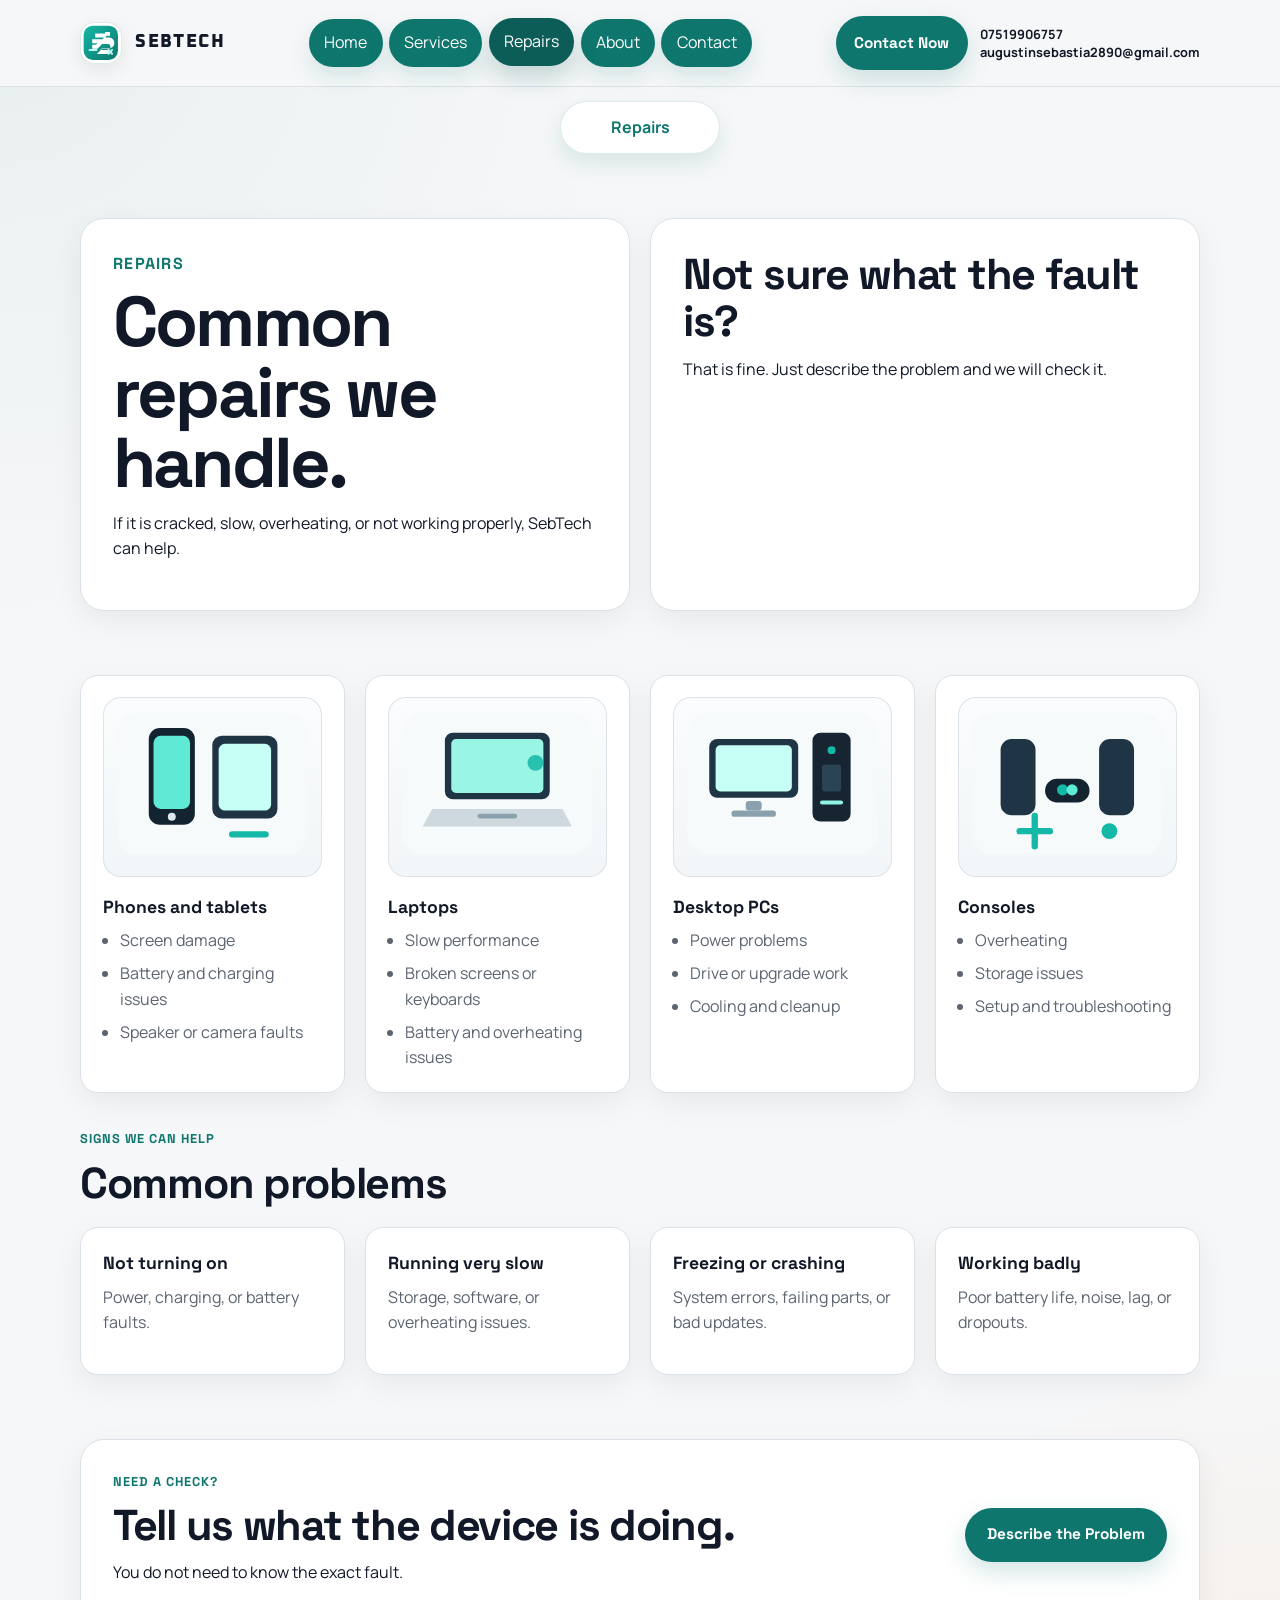
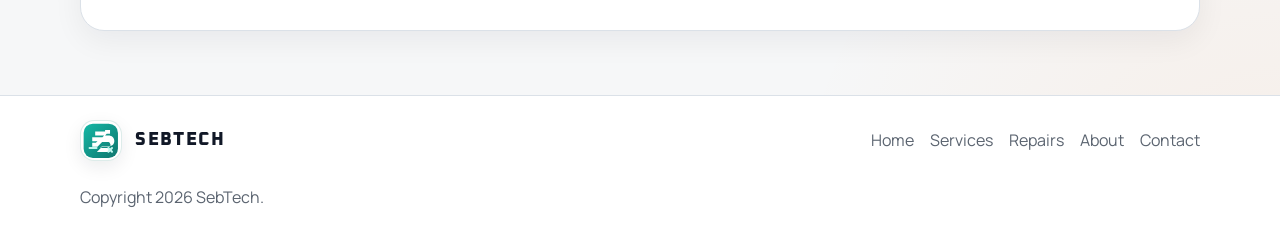
<file: repairs.html>
<!DOCTYPE html>
<html lang="en">
<head>
  <meta charset="UTF-8">
  <meta name="viewport" content="width=device-width, initial-scale=1.0">
  <title>Repairs | SebTech</title>
  <meta name="description" content="See the main device repairs SebTech can help with.">
  <link rel="preconnect" href="https://fonts.googleapis.com">
  <link rel="preconnect" href="https://fonts.gstatic.com" crossorigin>
  <link href="https://fonts.googleapis.com/css2?family=Manrope:wght@400;500;600;700;800&family=Oxanium:wght@600;700;800&family=Space+Grotesk:wght@500;700&display=swap" rel="stylesheet">
  <link rel="stylesheet" href="./styles.css">
</head>
<body data-page="repairs">
  <header class="site-header">
    <div class="container header-row">
      <a class="brand" href="index.html" aria-label="SebTech home">
        <span class="brand-mark" aria-hidden="true"></span>
        <span class="brand-text">
          <strong>SebTech</strong>
        </span>
      </a>

      <button class="nav-toggle" type="button" aria-expanded="false" aria-label="Toggle navigation">
        <span></span>
        <span></span>
      </button>

      <nav class="site-nav" aria-label="Main navigation">
        <a href="index.html">Home</a>
        <a href="services.html">Services</a>
        <a href="repairs.html">Repairs</a>
        <a href="about.html">About</a>
        <a href="contact.html">Contact</a>
      </nav>

      <div class="header-actions hide-mobile">
        <a class="button button-small button-solid" href="contact.html#book">Contact Now</a>
        <a class="header-contact-inline" href="contact.html#book">
          <span>07519906757</span>
          <span>augustinsebastia2890@gmail.com</span>
        </a>
      </div>
    </div>
  </header>

  <main>
    <section class="page-hero">
      <div class="container page-hero-grid">
        <div class="page-copy reveal">
          <p class="eyebrow">Repairs</p>
          <h1>Common repairs we handle.</h1>
          <p>If it is cracked, slow, overheating, or not working properly, SebTech can help.</p>
        </div>
        <div class="hero-side-card reveal">
          <h2>Not sure what the fault is?</h2>
          <p>That is fine. Just describe the problem and we will check it.</p>
        </div>
      </div>
    </section>

    <section class="section">
      <div class="container repair-grid">
        <article class="repair-card reveal">
          <figure class="repair-media" data-device="phone"></figure>
          <h3>Phones and tablets</h3>
          <ul class="bullet-list">
            <li>Screen damage</li>
            <li>Battery and charging issues</li>
            <li>Speaker or camera faults</li>
          </ul>
        </article>
        <article class="repair-card reveal">
          <figure class="repair-media" data-device="laptop"></figure>
          <h3>Laptops</h3>
          <ul class="bullet-list">
            <li>Slow performance</li>
            <li>Broken screens or keyboards</li>
            <li>Battery and overheating issues</li>
          </ul>
        </article>
        <article class="repair-card reveal">
          <figure class="repair-media" data-device="desktop"></figure>
          <h3>Desktop PCs</h3>
          <ul class="bullet-list">
            <li>Power problems</li>
            <li>Drive or upgrade work</li>
            <li>Cooling and cleanup</li>
          </ul>
        </article>
        <article class="repair-card reveal">
          <figure class="repair-media" data-device="console"></figure>
          <h3>Consoles</h3>
          <ul class="bullet-list">
            <li>Overheating</li>
            <li>Storage issues</li>
            <li>Setup and troubleshooting</li>
          </ul>
        </article>
      </div>
    </section>

    <section class="section section-alt">
      <div class="container">
        <div class="section-heading reveal">
          <p class="eyebrow">Signs We Can Help</p>
          <h2>Common problems</h2>
        </div>

        <div class="card-grid three-up">
          <article class="info-card reveal">
            <h3>Not turning on</h3>
            <p>Power, charging, or battery faults.</p>
          </article>
          <article class="info-card reveal">
            <h3>Running very slow</h3>
            <p>Storage, software, or overheating issues.</p>
          </article>
          <article class="info-card reveal">
            <h3>Freezing or crashing</h3>
            <p>System errors, failing parts, or bad updates.</p>
          </article>
          <article class="info-card reveal">
            <h3>Working badly</h3>
            <p>Poor battery life, noise, lag, or dropouts.</p>
          </article>
        </div>
      </div>
    </section>

    <section class="section cta-section">
      <div class="container cta-card reveal">
        <div>
          <p class="eyebrow">Need A Check?</p>
          <h2>Tell us what the device is doing.</h2>
          <p>You do not need to know the exact fault.</p>
        </div>
        <a class="button button-solid" href="contact.html#book">Describe the Problem</a>
      </div>
    </section>
  </main>

  <footer class="site-footer">
    <div class="container footer-simple">
      <a class="brand footer-brand" href="index.html">
        <span class="brand-mark" aria-hidden="true"></span>
        <span class="brand-text">
          <strong>SebTech</strong>
        </span>
      </a>

      <nav class="footer-nav" aria-label="Footer navigation">
        <a href="index.html">Home</a>
        <a href="services.html">Services</a>
        <a href="repairs.html">Repairs</a>
        <a href="about.html">About</a>
        <a href="contact.html">Contact</a>
      </nav>
    </div>
    <div class="container footer-bottom">
      <p>Copyright <span class="year"></span> SebTech.</p>
    </div>
  </footer>

  <script src="./script.js"></script>
</body>
</html>
</file>
<file: styles.css>
*,
*::before,
*::after {
  box-sizing: border-box;
}

:root {
  --bg: #f6f7f8;
  --surface: #ffffff;
  --surface-soft: #f1f5f9;
  --text: #111827;
  --muted: #5b6470;
  --line: #dbe1e8;
  --brand: #0f766e;
  --brand-soft: #e6f4f2;
  --accent: #ff7a18;
  --shadow: 0 10px 30px rgba(15, 23, 42, 0.06);
  --radius-lg: 24px;
  --radius-md: 18px;
  --radius-sm: 12px;
  --container: 1120px;
  --scroll-progress: 0;
}

html {
  scroll-behavior: smooth;
}

body {
  margin: 0;
  font-family: "Manrope", "Segoe UI", sans-serif;
  color: var(--text);
  background:
    radial-gradient(circle at top left, rgba(15, 118, 110, 0.06), transparent 28%),
    radial-gradient(circle at bottom right, rgba(255, 122, 24, 0.08), transparent 22%),
    var(--bg);
  line-height: 1.6;
}

.scroll-progress {
  position: fixed;
  inset: 0 auto auto 0;
  width: calc(var(--scroll-progress) * 100%);
  height: 3px;
  background: linear-gradient(90deg, var(--brand), var(--accent));
  z-index: 20;
  box-shadow: 0 0 18px rgba(15, 118, 110, 0.25);
}

a {
  color: inherit;
  text-decoration: none;
}

img {
  max-width: 100%;
  display: block;
}

p,
h1,
h2,
h3,
ul {
  margin-top: 0;
}

.container {
  width: min(var(--container), calc(100% - 2rem));
  margin: 0 auto;
}

.site-header {
  position: sticky;
  top: 0;
  z-index: 10;
  background: rgba(246, 247, 248, 0.95);
  backdrop-filter: blur(12px);
  border-bottom: 1px solid rgba(219, 225, 232, 0.9);
}

.header-row {
  display: grid;
  grid-template-columns: auto minmax(0, 1fr) auto;
  align-items: center;
  gap: 1.25rem;
  padding: 1rem 0;
}

.brand {
  display: inline-flex;
  align-items: center;
  gap: 0.85rem;
}

.brand-mark {
  width: 2.6rem;
  height: 2.6rem;
  display: grid;
  place-items: center;
  border-radius: 0.9rem;
  background: #fff;
  border: 1px solid rgba(15, 118, 110, 0.14);
  overflow: hidden;
  box-shadow: 0 6px 18px rgba(15, 23, 42, 0.08);
}

.brand-mark img {
  width: 100%;
  height: 100%;
  object-fit: cover;
  display: block;
}

.brand-text {
  display: flex;
  align-items: center;
  line-height: 1;
}

.brand-text strong,
h1,
h2,
h3,
.button,
.eyebrow,
.nav-toggle {
  font-family: "Space Grotesk", "Segoe UI", sans-serif;
}

.brand-text strong {
  font-family: "Oxanium", "Space Grotesk", "Segoe UI", sans-serif;
  font-size: 1.12rem;
  font-weight: 800;
  letter-spacing: 0.08em;
  text-transform: uppercase;
}

.site-nav {
  display: flex;
  justify-content: center;
  gap: 0.4rem;
  flex-wrap: wrap;
}

.footer-nav a {
  color: var(--muted);
  transition: color 180ms ease, background-color 180ms ease;
}

.site-nav a {
  display: inline-flex;
  align-items: center;
  justify-content: center;
  min-height: 2.75rem;
  padding: 0.7rem 0.95rem;
  border-radius: 999px;
  background: var(--brand);
  color: #fff;
  box-shadow: 0 10px 22px rgba(15, 118, 110, 0.14);
  transition: transform 180ms ease, box-shadow 180ms ease, background-color 180ms ease;
}

.site-nav a:hover,
.site-nav a:focus-visible,
.site-nav a[aria-current="page"] {
  color: #fff;
  background: #0c5d57;
  transform: translateY(-1px);
}

.site-nav a[aria-current="page"] {
  box-shadow: 0 12px 24px rgba(12, 93, 87, 0.22);
}

.header-actions {
  display: flex;
  align-items: center;
  gap: 0.75rem;
}

.header-contact-inline {
  display: flex;
  flex-direction: column;
  gap: 0.12rem;
}

.header-contact-inline {
  color: var(--text);
  font-size: 0.8rem;
  font-weight: 700;
  line-height: 1.25;
}

.header-contact-inline:hover,
.header-contact-inline:focus-visible {
  color: var(--brand);
}

.page-strip {
  padding: 0.9rem 0 0;
}

.page-switcher {
  display: flex;
  justify-content: center;
}

.page-current {
  min-height: 3rem;
  border-radius: 999px;
  box-shadow: 0 10px 22px rgba(15, 118, 110, 0.12);
}

.page-current {
  display: grid;
  place-items: center;
  min-width: 10rem;
  padding: 0.8rem 1.2rem;
  background: #fff;
  border: 1px solid rgba(15, 118, 110, 0.14);
  color: var(--brand);
  font-weight: 700;
}

.button {
  display: inline-flex;
  align-items: center;
  justify-content: center;
  min-height: 3.1rem;
  padding: 0.85rem 1.3rem;
  border-radius: 999px;
  border: 1px solid transparent;
  font-size: 0.96rem;
  font-weight: 700;
  position: relative;
  overflow: hidden;
  transition: transform 180ms ease, box-shadow 180ms ease, border-color 180ms ease, background-color 180ms ease;
}

.button::after {
  content: "";
  position: absolute;
  inset: 0;
  background: linear-gradient(120deg, transparent 25%, rgba(255, 255, 255, 0.34) 50%, transparent 75%);
  transform: translateX(-150%);
  transition: transform 520ms ease;
}

.button:hover,
.button:focus-visible {
  transform: translateY(-1px);
}

.button:hover::after,
.button:focus-visible::after {
  transform: translateX(150%);
}

.button-solid {
  background: var(--brand);
  color: #fff;
  box-shadow: 0 10px 24px rgba(15, 118, 110, 0.18);
}

.button-outline {
  background: var(--surface);
  color: var(--text);
  border-color: var(--line);
}

.button-small {
  min-height: 2.75rem;
  padding-inline: 1.1rem;
}

.button-row {
  display: flex;
  flex-wrap: wrap;
  gap: 0.85rem;
  margin: 1.5rem 0;
}

.button-row.center {
  justify-content: center;
}

.hero,
.page-hero {
  padding: 4rem 0 2rem;
}

.hero-grid,
.page-hero-grid,
.split-layout,
.contact-grid,
.card-grid,
.metric-grid,
.step-grid,
.repair-grid {
  display: grid;
  gap: 1.25rem;
}

.hero-grid,
.page-hero-grid,
.contact-grid,
.split-layout {
  grid-template-columns: repeat(2, minmax(0, 1fr));
}

.card-grid.three-up {
  grid-template-columns: repeat(auto-fit, minmax(220px, 1fr));
}

.metric-grid {
  grid-template-columns: repeat(auto-fit, minmax(150px, 1fr));
}

.step-grid {
  grid-template-columns: repeat(auto-fit, minmax(220px, 1fr));
}

.repair-grid {
  grid-template-columns: repeat(auto-fit, minmax(240px, 1fr));
}

.hero-copy,
.hero-panel,
.page-copy,
.hero-side-card,
.info-card,
.metric-card,
.step-card,
.repair-card,
.contact-card,
.booking-panel,
.callout,
.cta-card {
  background: var(--surface);
  border: 1px solid var(--line);
  border-radius: var(--radius-lg);
  box-shadow: var(--shadow);
}

.hero-copy,
.hero-panel,
.page-copy,
.hero-side-card,
.booking-panel {
  padding: 2rem;
}

.hero-copy {
  border-top: 4px solid var(--brand);
}

.hero-panel h2,
.hero-side-card h2,
.page-copy h1 {
  margin-bottom: 0.75rem;
}

.page-copy-wide {
  grid-column: 1 / -1;
  max-width: 46rem;
}

.quick-list {
  list-style: none;
  padding: 0;
  margin: 0;
  display: flex;
  flex-wrap: wrap;
  gap: 0.65rem;
}

.quick-list li {
  padding: 0.55rem 0.8rem;
  background: var(--surface-soft);
  border-radius: 999px;
  color: var(--text);
  font-size: 0.92rem;
  font-weight: 600;
  animation: chipFloat 5s ease-in-out infinite;
}

.quick-list li:nth-child(2) {
  animation-delay: 0.5s;
}

.quick-list li:nth-child(3) {
  animation-delay: 1s;
}

.quick-list li:nth-child(4) {
  animation-delay: 1.5s;
}

.section {
  padding: 2rem 0;
}

.section-alt {
  padding-top: 0;
}

.section-heading {
  max-width: 42rem;
  margin-bottom: 1.25rem;
}

.section-heading p:last-child,
.hero-text,
.metric-card span,
.info-card p,
.step-card p,
.repair-card li,
.contact-card p,
.form-note,
.callout span,
.footer-bottom p {
  color: var(--muted);
}

.form-note.is-success {
  color: var(--brand);
  font-weight: 700;
}

.eyebrow {
  display: inline-block;
  margin-bottom: 0.65rem;
  font-size: 0.8rem;
  font-weight: 700;
  letter-spacing: 0.08em;
  text-transform: uppercase;
  color: var(--brand);
}

h1 {
  font-size: clamp(2.5rem, 6vw, 4.4rem);
  line-height: 1;
  letter-spacing: -0.04em;
  margin-bottom: 0.9rem;
}

h2 {
  font-size: clamp(1.9rem, 4vw, 2.7rem);
  line-height: 1.08;
  letter-spacing: -0.03em;
  margin-bottom: 0.7rem;
}

h3 {
  font-size: 1.1rem;
  margin-bottom: 0.45rem;
}

.hero-text,
.page-copy p,
.hero-side-card p {
  font-size: 1rem;
}

.interactive-card {
  position: relative;
  overflow: hidden;
  isolation: isolate;
  transition: transform 220ms ease, box-shadow 220ms ease, border-color 220ms ease;
}

.interactive-card > * {
  position: relative;
  z-index: 1;
}

.interactive-card:hover,
.interactive-card:focus-within {
  transform: translateY(-6px);
  box-shadow: 0 20px 40px rgba(15, 23, 42, 0.1);
  border-color: rgba(15, 118, 110, 0.2);
}

.info-card,
.metric-card,
.step-card,
.repair-card,
.contact-card {
  padding: 1.35rem;
  border-radius: var(--radius-md);
}

.metric-card strong {
  display: block;
  margin-bottom: 0.35rem;
  font-size: 1rem;
}

.stacked-cards,
.contact-details {
  display: grid;
  gap: 1rem;
}

.step-card span {
  display: inline-grid;
  place-items: center;
  width: 2.25rem;
  height: 2.25rem;
  margin-bottom: 0.9rem;
  border-radius: 999px;
  background: var(--brand-soft);
  color: var(--brand);
  font-weight: 700;
}

.bullet-list {
  margin: 0;
  padding-left: 1.1rem;
  display: grid;
  gap: 0.45rem;
}

.repair-media {
  margin: 0 0 1rem;
  padding: 0.85rem;
  border-radius: var(--radius-md);
  background: linear-gradient(180deg, #fafcfd, #f2f6f8);
  border: 1px solid rgba(219, 225, 232, 0.9);
}

.repair-media img {
  width: 100%;
  aspect-ratio: 1 / 1;
  object-fit: contain;
}

.location-grid {
  display: grid;
  grid-template-columns: 1.2fr 0.8fr;
  gap: 1.25rem;
}

.map-card,
.location-card {
  background: var(--surface);
  border: 1px solid var(--line);
  border-radius: var(--radius-lg);
  box-shadow: var(--shadow);
}

.map-card {
  overflow: hidden;
  min-height: 24rem;
}

.map-frame {
  width: 100%;
  height: 100%;
  min-height: 24rem;
  border: 0;
}

.location-card {
  padding: 1.75rem;
}

.location-card p {
  color: var(--muted);
}

.location-card strong {
  color: var(--text);
}

.contact-section {
  padding-top: 0;
}

.callout {
  display: flex;
  gap: 0.65rem;
  align-items: start;
  padding: 1rem 1.1rem;
  border-radius: var(--radius-md);
  background: #fff8f2;
  border-color: #f4d8be;
}

.booking-panel {
  background: var(--surface);
}

form {
  display: grid;
  gap: 1rem;
}

.conditional-field[hidden] {
  display: none !important;
}

.field-row {
  display: grid;
  grid-template-columns: repeat(2, minmax(0, 1fr));
  gap: 1rem;
}

label {
  display: grid;
  gap: 0.45rem;
  font-weight: 700;
}

input,
select,
textarea {
  width: 100%;
  border: 1px solid var(--line);
  border-radius: var(--radius-sm);
  padding: 0.9rem 1rem;
  background: #fff;
  font: inherit;
  color: var(--text);
}

input:focus,
select:focus,
textarea:focus {
  outline: 2px solid rgba(15, 118, 110, 0.12);
  border-color: var(--brand);
}

.cta-section {
  padding-bottom: 4rem;
}

.cta-card {
  display: flex;
  align-items: center;
  justify-content: space-between;
  gap: 1rem;
  padding: 1.75rem 2rem;
  background: var(--surface);
}

.narrow {
  max-width: 42rem;
  text-align: center;
}

.page-hero-center {
  padding-bottom: 4rem;
}

.site-footer {
  border-top: 1px solid var(--line);
  background: #fff;
}

.footer-simple {
  display: flex;
  justify-content: space-between;
  align-items: center;
  gap: 1rem;
  padding: 1.5rem 0;
}

.footer-nav {
  display: flex;
  flex-wrap: wrap;
  justify-content: flex-end;
  gap: 1rem;
}

.footer-nav a:hover,
.footer-nav a:focus-visible {
  color: var(--text);
}

.footer-bottom {
  padding: 0 0 1.5rem;
}

.nav-toggle {
  display: none;
  width: 3rem;
  height: 3rem;
  border: 1px solid var(--line);
  border-radius: 0.9rem;
  background: var(--surface);
  padding: 0;
  place-items: center;
  cursor: pointer;
}

.nav-toggle span {
  display: block;
  width: 1.1rem;
  height: 2px;
  margin: 0.16rem auto;
  background: var(--text);
  transition: transform 180ms ease, opacity 180ms ease;
}

.hide-mobile {
  display: inline-flex;
}

.reveal {
  opacity: 0;
  transform: translateY(16px);
  transition: opacity 450ms ease, transform 450ms ease;
}

.reveal.is-visible {
  opacity: 1;
  transform: translateY(0);
}

@keyframes chipFloat {
  0%,
  100% {
    transform: translateY(0);
  }
  50% {
    transform: translateY(-4px);
  }
}

@media (prefers-reduced-motion: reduce) {
  html {
    scroll-behavior: auto;
  }

  *,
  *::before,
  *::after {
    animation: none !important;
    transition: none !important;
  }

  .reveal {
    opacity: 1;
    transform: none;
  }

  .quick-list li,
  .hero-copy,
  .hero-panel,
  .page-copy,
  .hero-side-card {
    animation: none !important;
  }
}

@media (max-width: 980px) {
  body {
    overflow-x: hidden;
  }

  .container {
    width: min(var(--container), calc(100% - 1.5rem));
  }

  .hero-grid,
  .page-hero-grid,
  .split-layout,
  .contact-grid,
  .location-grid {
    grid-template-columns: 1fr;
  }

  .hero-grid > *,
  .page-hero-grid > *,
  .split-layout > *,
  .contact-grid > * {
    min-width: 0;
  }

  .header-row {
    grid-template-columns: minmax(0, 1fr) auto;
    justify-content: space-between;
    row-gap: 0.85rem;
  }

  .brand {
    min-width: 0;
  }

  .nav-toggle {
    display: grid;
  }

  .site-nav {
    grid-column: 1 / -1;
    display: none;
    flex-direction: column;
    align-items: stretch;
    gap: 0.55rem;
    padding: 0.7rem;
    margin-top: 0.25rem;
    background: rgba(255, 255, 255, 0.95);
    border: 1px solid rgba(15, 118, 110, 0.14);
    border-radius: 1.25rem;
    box-shadow: 0 18px 35px rgba(15, 23, 42, 0.08);
  }

  .site-nav a {
    width: 100%;
    min-height: 3rem;
    min-width: 0;
  }

  body.nav-open .site-nav {
    display: flex;
  }

  body.nav-open .nav-toggle span:first-child {
    transform: translateY(5px) rotate(45deg);
  }

  body.nav-open .nav-toggle span:last-child {
    transform: translateY(-5px) rotate(-45deg);
  }

  .hide-mobile {
    display: none;
  }

  .footer-simple,
  .cta-card {
    flex-direction: column;
    align-items: flex-start;
  }

  .footer-nav {
    justify-content: flex-start;
  }

  .cta-card {
    padding: 1.5rem;
  }
}

@media (max-width: 720px) {
  .container {
    width: min(var(--container), calc(100% - 2rem));
  }

  .hero,
  .page-hero {
    padding: 2.6rem 0 1.5rem;
  }

  .site-header {
    background: rgba(246, 247, 248, 0.98);
    transition: transform 220ms ease, box-shadow 220ms ease;
  }

  .header-row {
    grid-template-columns: 1fr;
    align-items: stretch;
    gap: 0.6rem;
    padding: 0.8rem 0;
  }

  .brand {
    gap: 0.7rem;
    min-width: 0;
    justify-self: start;
  }

  .brand-mark {
    width: 2.35rem;
    height: 2.35rem;
    border-radius: 0.8rem;
  }

  .brand-text strong {
    font-size: 1rem;
    letter-spacing: 0.06em;
  }

  .nav-toggle {
    display: none;
  }

  .site-nav {
    grid-column: 1 / -1;
    width: 100%;
    display: grid;
    grid-template-columns: repeat(5, minmax(0, 1fr));
    gap: 0.35rem;
    overflow: visible;
    padding: 0;
    margin: 0;
    background: transparent;
    border: 0;
    border-radius: 0;
    box-shadow: none;
  }

  body.nav-open .site-nav {
    display: grid;
  }

  .site-nav a {
    width: 100%;
    min-width: 0;
    min-height: 2.2rem;
    padding: 0.42rem 0.2rem;
    white-space: normal;
    text-align: center;
    line-height: 1.15;
    font-size: 0.7rem;
    box-shadow: 0 7px 16px rgba(15, 118, 110, 0.1);
  }

  body.mobile-header-hidden .site-header {
    transform: translateY(calc(-100% - 0.35rem));
  }

  .page-strip {
    padding-top: 0.55rem;
  }

  .page-current {
    min-height: 2.75rem;
    min-width: 0;
    width: min(100%, 12rem);
    padding: 0.7rem 1rem;
    max-width: 100%;
    text-align: center;
  }

  .hero-copy,
  .hero-panel,
  .page-copy,
  .hero-side-card,
  .booking-panel {
    padding: 1.45rem;
  }

  .info-card,
  .metric-card,
  .step-card,
  .repair-card,
  .contact-card {
    padding: 1.2rem;
  }

  .button-row {
    gap: 0.7rem;
  }

  .button {
    text-align: center;
  }

  .button-row .button,
  .cta-card .button {
    width: 100%;
  }

  .quick-list {
    display: grid;
    grid-template-columns: repeat(2, minmax(0, 1fr));
    gap: 0.55rem;
  }

  .quick-list li {
    justify-content: center;
    text-align: center;
    min-width: 0;
  }

  .callout {
    flex-direction: column;
    gap: 0.35rem;
    padding: 0.95rem 1rem;
  }

  .field-row {
    grid-template-columns: 1fr;
  }

  input,
  select,
  textarea {
    font-size: 16px;
  }

  .contact-details {
    order: 2;
  }

  .booking-panel {
    order: 1;
  }

  .map-card,
  .map-frame {
    min-height: 18rem;
  }

  .footer-simple,
  .footer-bottom {
    align-items: center;
    text-align: center;
  }

  .footer-nav {
    width: 100%;
    justify-content: center;
  }

  h1 {
    font-size: clamp(2.2rem, 12vw, 3.4rem);
  }

  h2 {
    font-size: clamp(1.65rem, 7vw, 2.25rem);
  }

  body[data-page="repairs"] .page-hero {
    padding-bottom: 1rem;
  }

  body[data-page="repairs"] .section {
    padding: 1.35rem 0;
  }

  body[data-page="repairs"] .repair-grid,
  body[data-page="repairs"] .card-grid.three-up {
    grid-template-columns: repeat(2, minmax(0, 1fr));
    gap: 0.85rem;
  }

  body[data-page="repairs"] .repair-card,
  body[data-page="repairs"] .info-card {
    padding: 0.95rem;
  }

  body[data-page="repairs"] .repair-media {
    margin: 0 0 0.65rem;
    padding: 0.55rem;
  }

  body[data-page="repairs"] .repair-media img {
    aspect-ratio: 4 / 3;
  }

  body[data-page="repairs"] .repair-card h3,
  body[data-page="repairs"] .info-card h3 {
    font-size: 0.98rem;
    margin-bottom: 0.35rem;
  }

  body[data-page="repairs"] .bullet-list {
    gap: 0.25rem;
    padding-left: 0.95rem;
  }

  body[data-page="repairs"] .bullet-list li,
  body[data-page="repairs"] .info-card p {
    font-size: 0.85rem;
    line-height: 1.35;
  }
}

@media (max-width: 480px) {
  .container {
    width: min(var(--container), calc(100% - 1.5rem));
  }

  .site-nav a {
    min-height: 2.05rem;
    padding: 0.36rem 0.14rem;
    font-size: 0.63rem;
  }

  .button,
  .button-row .button {
    font-size: 0.94rem;
  }

  .hero-copy,
  .hero-panel,
  .page-copy,
  .hero-side-card,
  .booking-panel,
  .cta-card {
    padding: 1.1rem;
  }

  .info-card,
  .metric-card,
  .step-card,
  .repair-card,
  .contact-card,
  .location-card {
    padding: 1rem;
  }

  .quick-list {
    grid-template-columns: 1fr;
  }

  .page-current {
    width: 100%;
  }

  body[data-page="repairs"] .repair-grid,
  body[data-page="repairs"] .card-grid.three-up {
    gap: 0.7rem;
  }

  body[data-page="repairs"] .repair-card,
  body[data-page="repairs"] .info-card {
    padding: 0.85rem;
  }

  body[data-page="repairs"] .repair-card h3,
  body[data-page="repairs"] .info-card h3 {
    font-size: 0.92rem;
  }
}
</file>
